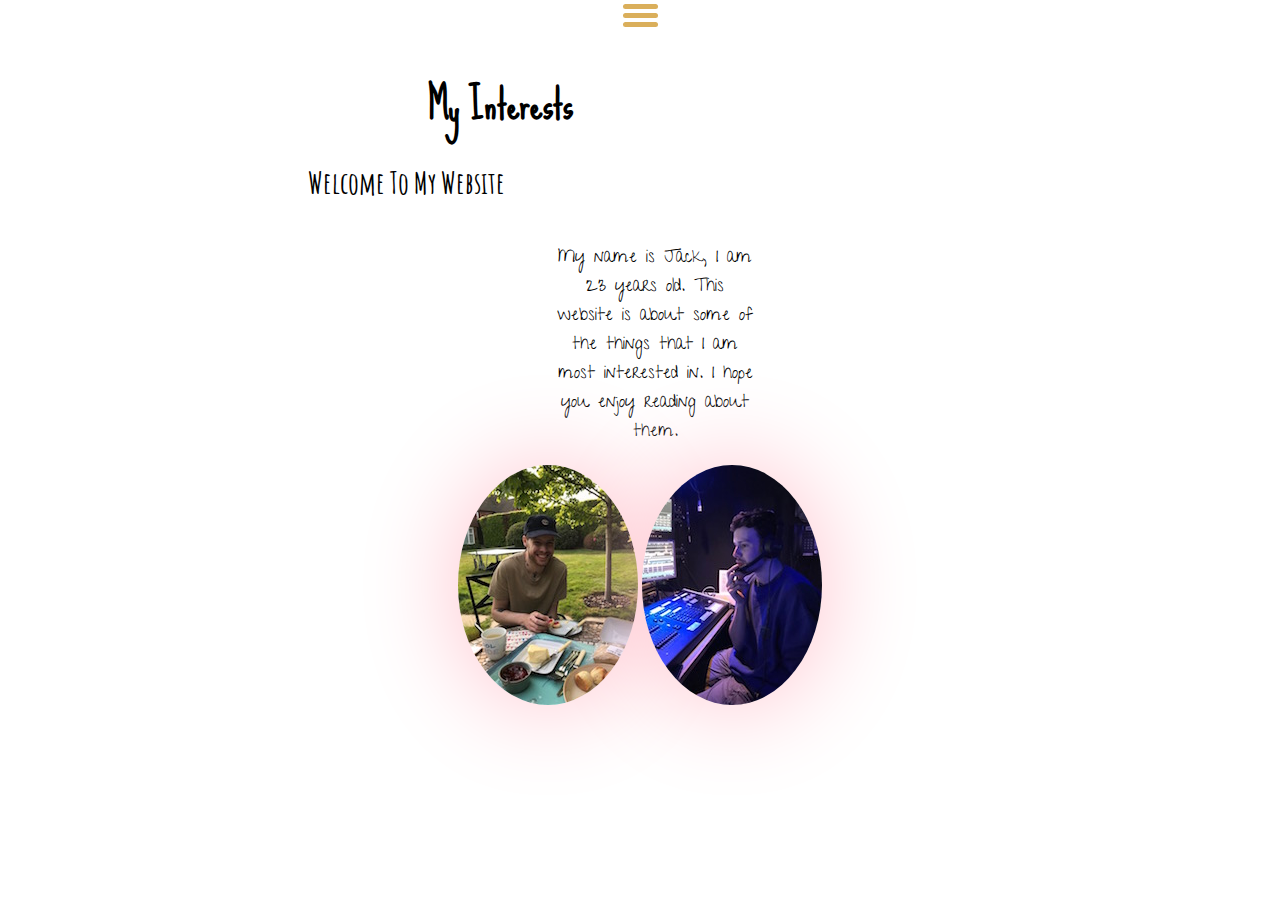
<file: index.html>
<!DOCTYPE html>
<html lang="en">
<head>
    <meta charset="UTF-8">
    <meta name="viewport" content="width=device-width, initial-scale=1.0">
    <title>Homepage</title>
    <link rel="stylesheet" href="css/homepage.css">
    <link href="https://fonts.googleapis.com/css2?family=Amatic+SC:wght@700&family=Give+You+Glory&family=Permanent+Marker&family=Sue+Ellen+Francisco&display=swap" rel="stylesheet">
</head>
<body>
    <script src="js/space.js"></script>
    
    <div id="menu-bar">
        <div id="menu" onclick="onClickMenu()">
            <div id="bar1" class="bar"></div>
            <div id="bar2" class="bar"></div>
            <div id="bar3" class="bar"></div>
        </div>
    </div>


    <nav id="nav" class="nav">
        <li><a class="nav-link" href="music.html">Music</a></li>
        <li><a class="nav-link" href="space.html">Space</a></li>
        <li><a class="nav-link" href="sports.html">Sports</a></li>
        <li><a class="nav-link" href="travel.html">Travel</a></li>
        
    </nav>
    <div>
    <h1>My Interests</h1>
    </div>
    
<div class="container1">
        <h2>Welcome To My Website</h2>
    </div>
    <div class="container2">
        <div class="con2">
        <p>My name is Jack, I am 23 years old. This website is about some of the things 
            that I am most interested in. 
            I hope you enjoy reading about them.
        </p>
    </div>
</div>
<div class="imgContainer">
    <div class="imgCon">
        <img id="me1" src="images/me1.jpg" alt="">
    </div>
    <div class="imgCon">
        <img id="me2" src="images/me2.jpg" alt="">
    </div>
</div>
    
</body>
</html>
</file>
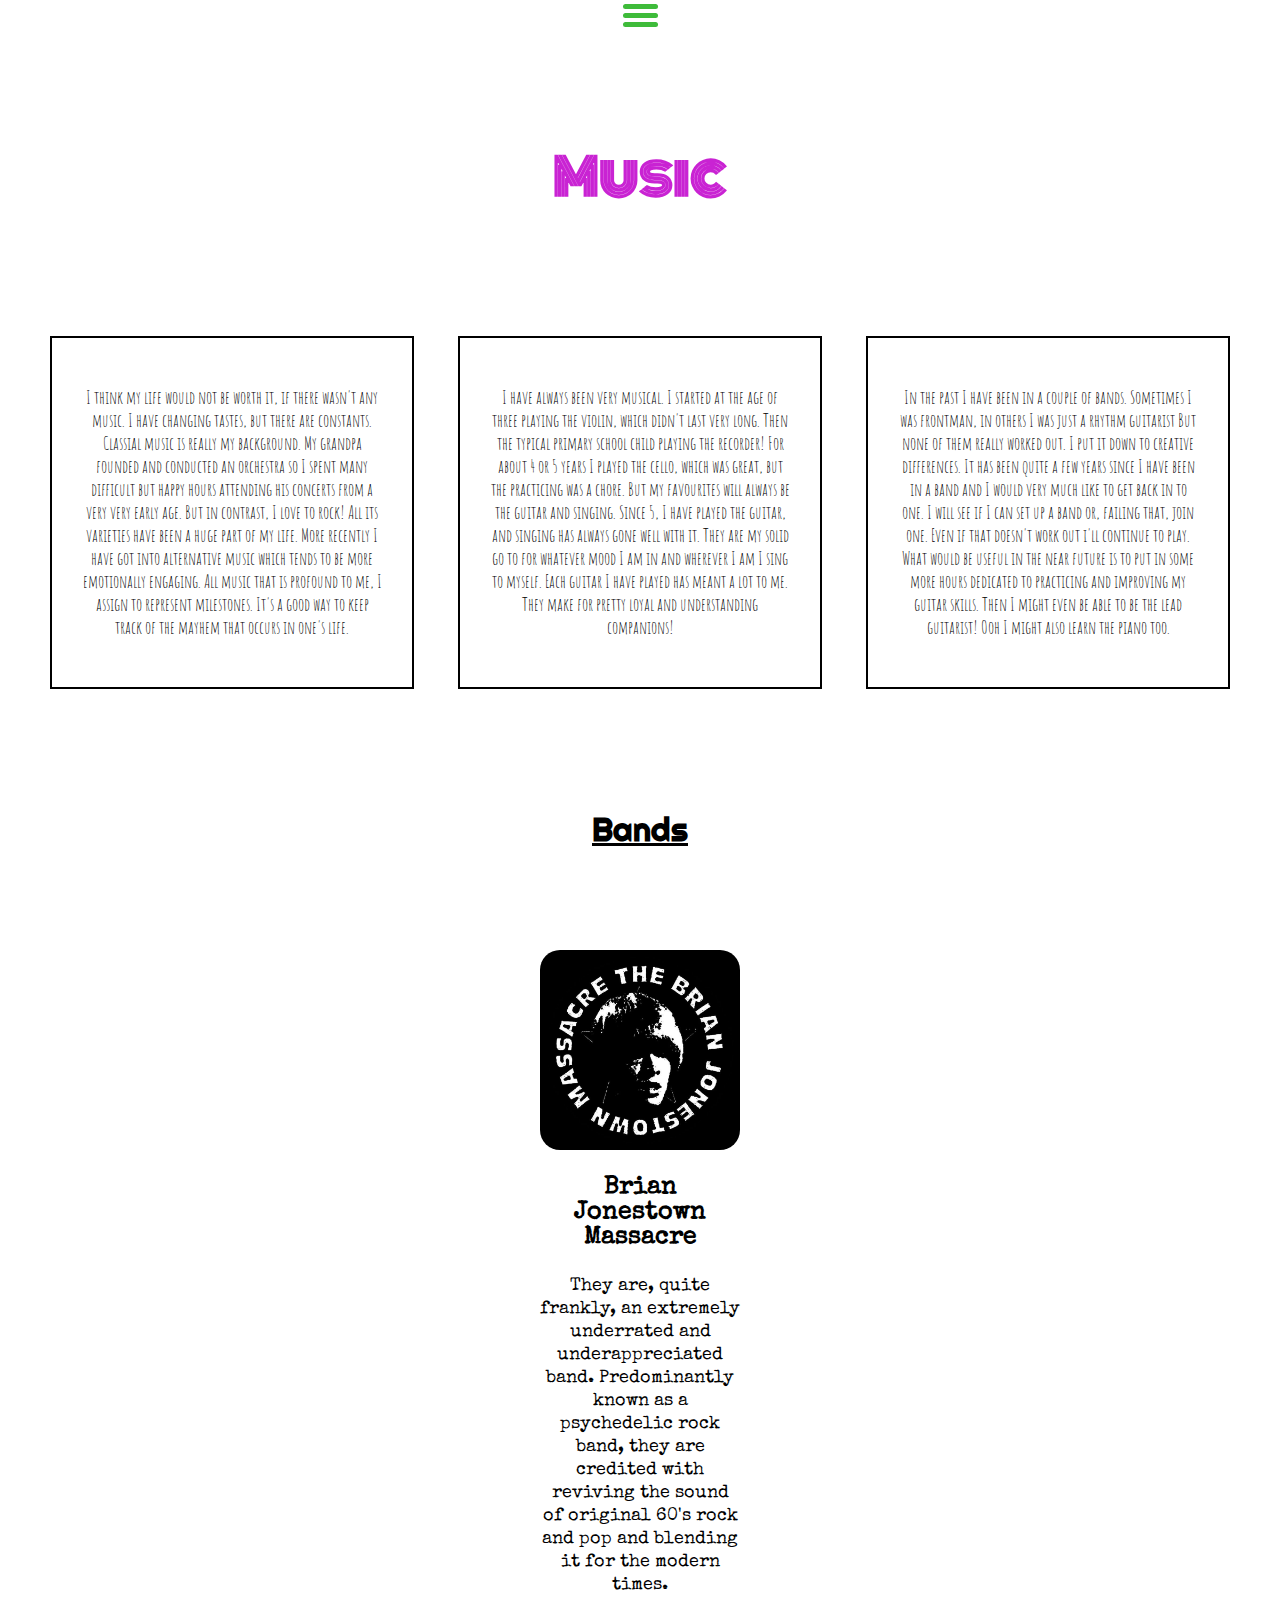
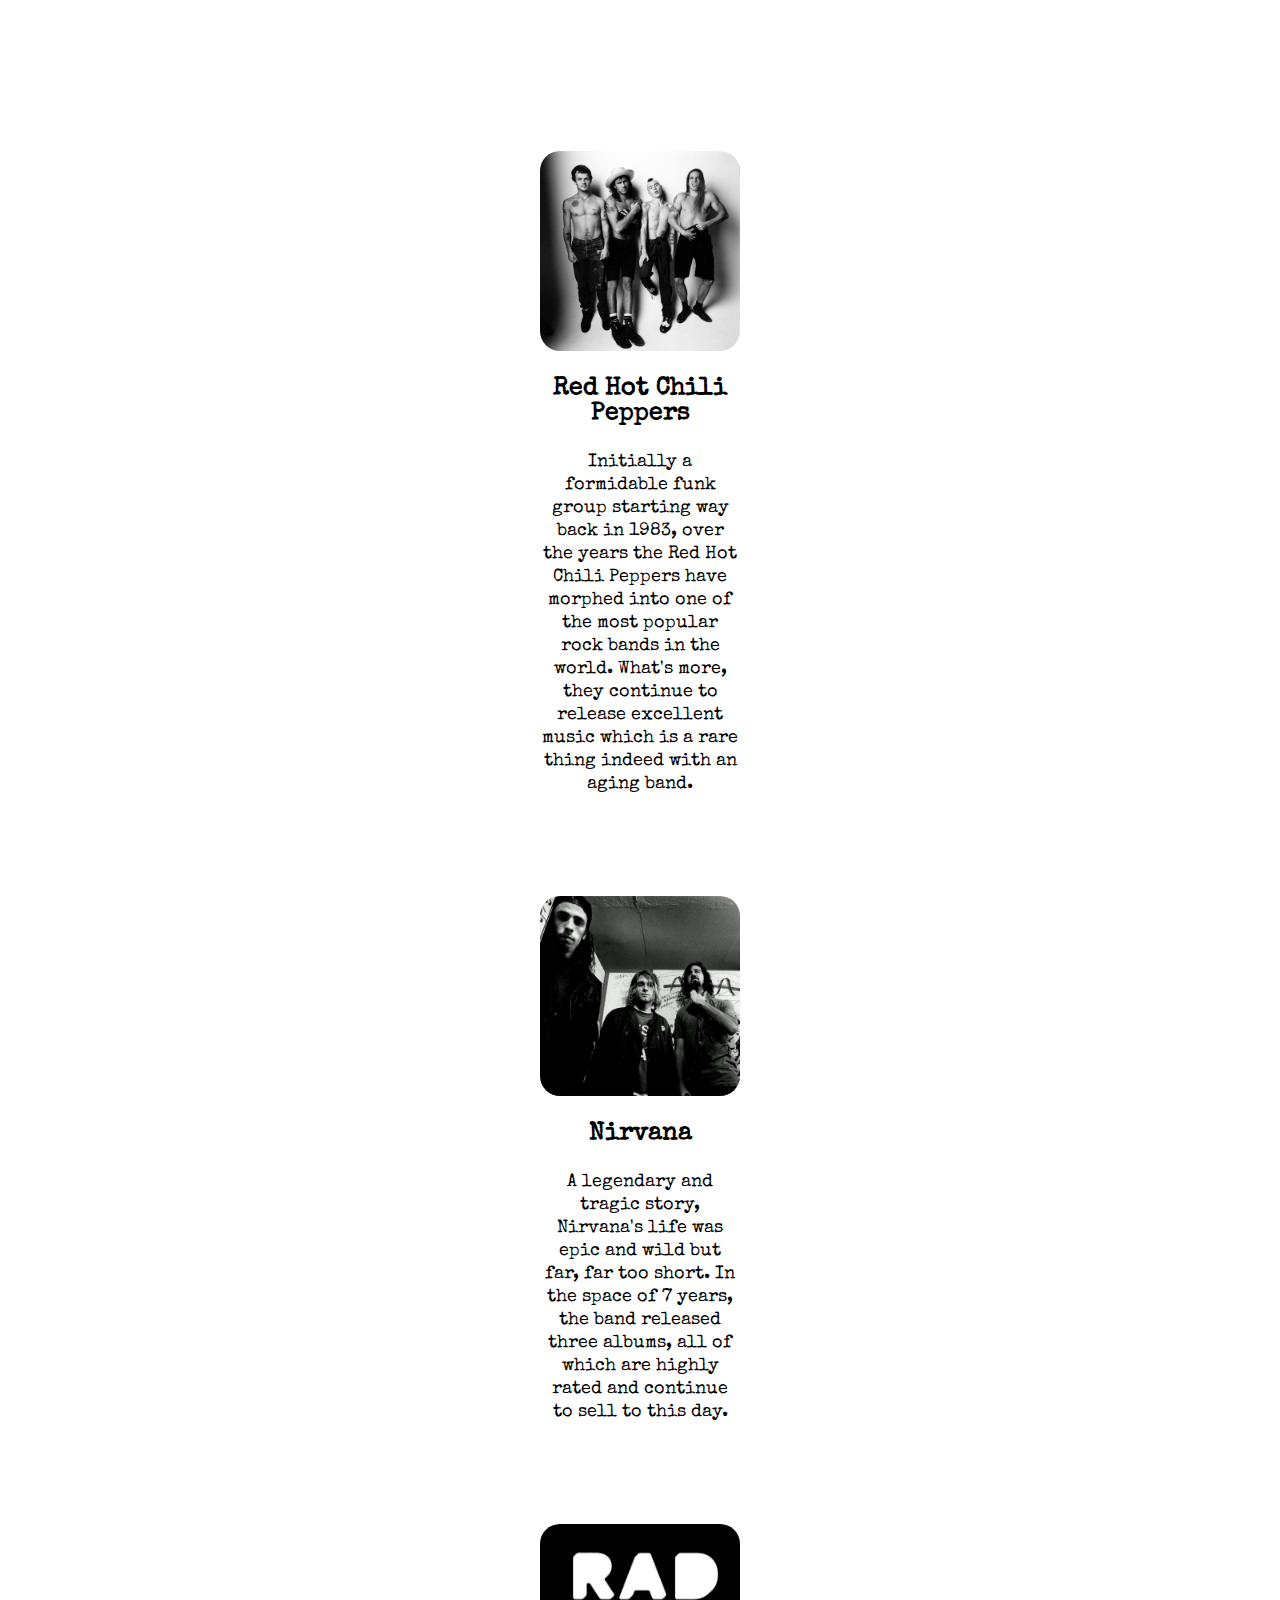
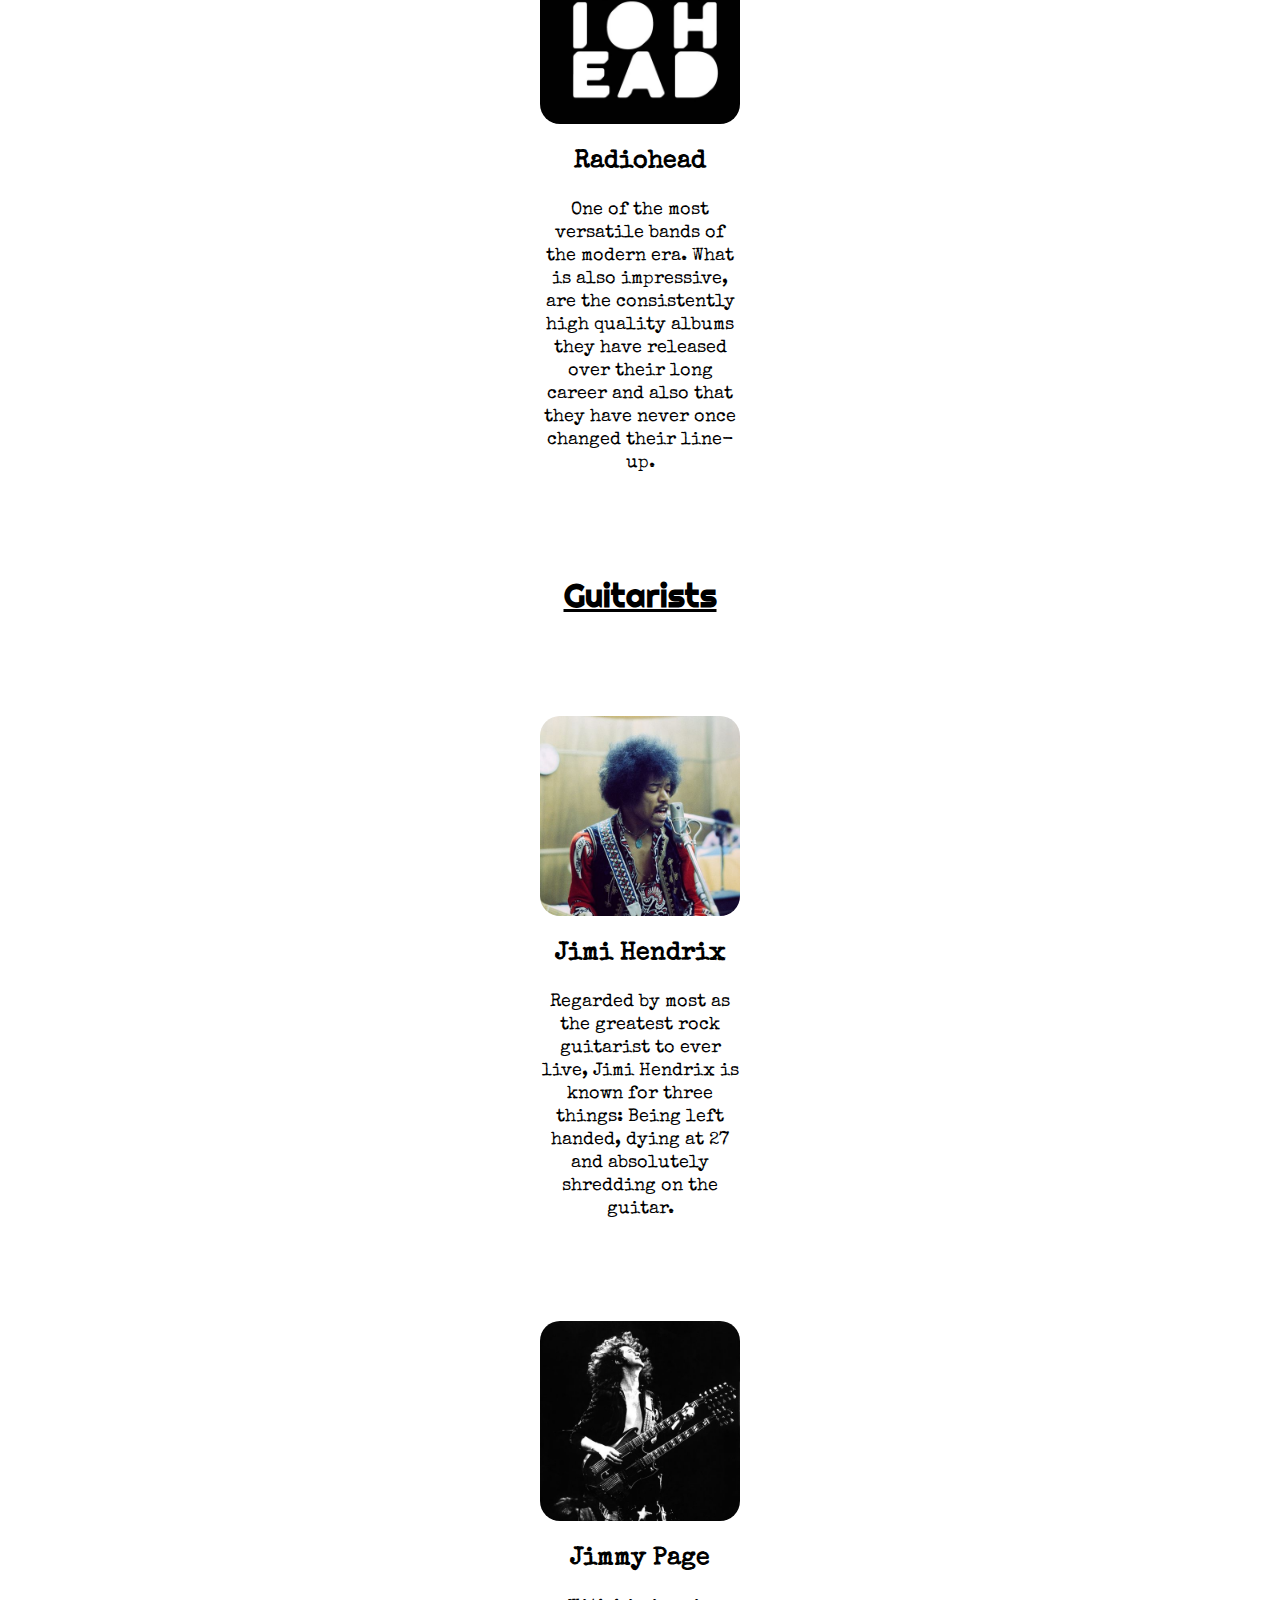
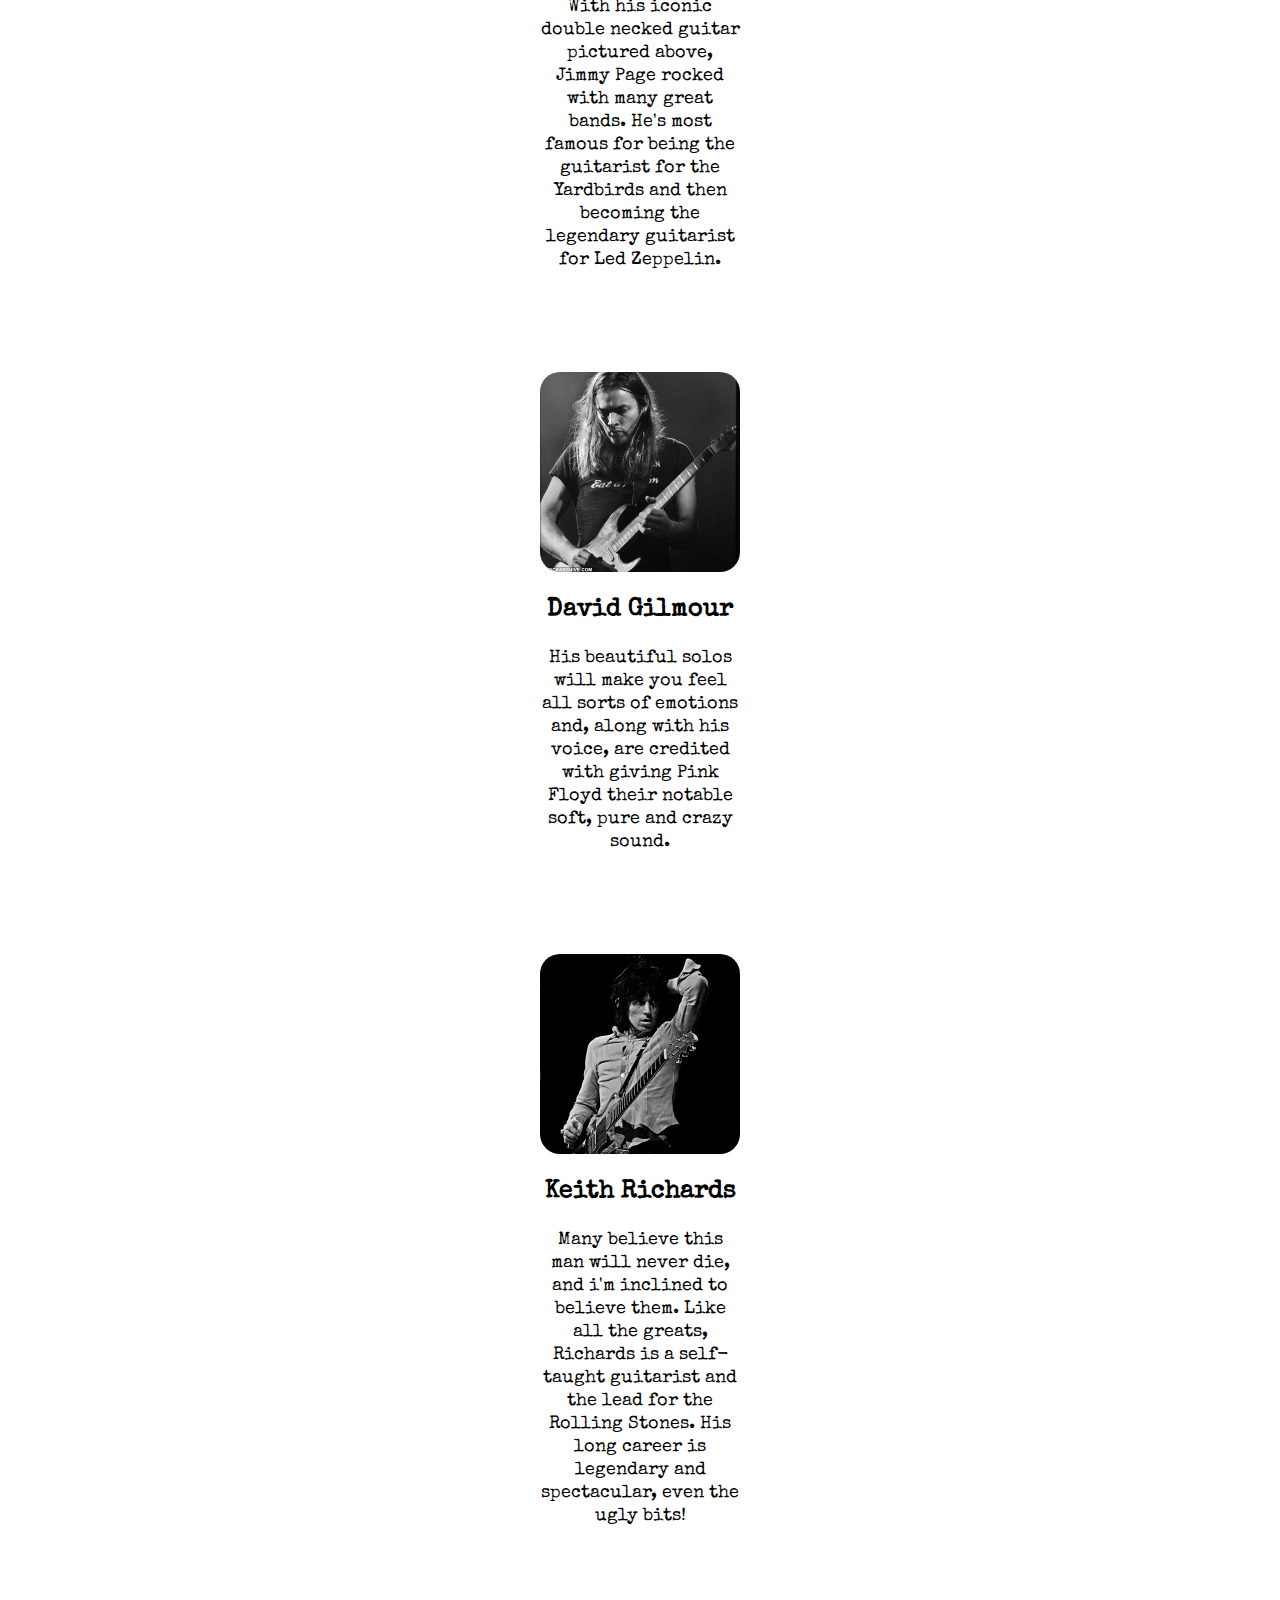
<file: music.html>
<!DOCTYPE html>
<html lang="en">
<head>
    <meta charset="UTF-8">
    <meta name="viewport" content="width=device-width, initial-scale=1.0">
    <title>Document</title>
    <link rel="stylesheet" href="css/music.css">
    <link href="https://fonts.googleapis.com/css2?family=Amatic+SC:wght@700&family=Monoton&family=Righteous&family=Special+Elite&display=swap" rel="stylesheet">
</head>
<body>
    <script src="js/space.js"></script>
    
    <div id="menu-bar">
        <div id="menu" onclick="onClickMenu()">
            <div id="bar1" class="bar"></div>
            <div id="bar2" class="bar"></div>
            <div id="bar3" class="bar"></div>
        </div>
    </div>

    <nav id="nav" class="nav">
        <li><a class="nav-link" href="index.html">Homepage</a></li>
        <li><a class="nav-link" href="space.html">Space</a></li>
        <li><a class="nav-link" href="sports.html">Sports</a></li>
        <li><a class="nav-link" href="travel.html">Travel</a></li>
        
    </nav>

    <div>
        <h1 id="headFont">Music</h1>
    </div>
    <div class="container1">
        
        <div class="con1">
            <p>I think my life would not be worth it, if there wasn't 
                    any music. I have changing tastes, but there are constants. 
                    Classial music is really my background. 
                    My grandpa founded and conducted an orchestra so 
                    I spent many difficult but happy hours attending his concerts 
                    from a very very early age. But in contrast, I love to rock! All 
                    its varieties have been a huge
                    part of my life. More recently I have got into 
                    alternative music which tends to be more emotionally engaging. 
                    All music that is profound to me, I assign to represent milestones.
                    It's a good way to keep track of the mayhem that occurs in one's life. 
            </p>
        </div>
        <div class="con1">
            <p>I have always been very musical. I started at the age of three playing 
                the violin, which didn't last very long. Then the typical primary school child playing
                    the recorder! For about 4 or 5 years I played the cello, which was 
                    great, but the practicing was a chore. But my favourites will always be the guitar and singing. 
                    Since 5, I have played the guitar, and singing has always gone well with it.
                    They are my solid go to for whatever mood I am in and wherever I am I sing to myself. Each guitar I have 
                    played has meant a lot to me. They make for pretty loyal and understanding 
                    companions! 
            </p>
        </div>
        <div class="con1">
            <p>In the past I have been in a couple of bands. Sometimes I was frontman, in others I was just a rhythm guitarist
                But none of them really worked out. I put it down to
                creative differences. It has been quite a few years since I have been in a band and I would very much
                    like to get back in to one. I will see if I can set up a band or, failing that, join one. 
                    Even if that doesn't work out i'll continue to play. What would be useful in the near future is to 
                    put in some more hours dedicated to practicing and improving my guitar skills. Then I might even be able to be
                    the lead guitarist! Ooh I might also learn the piano too.
            </p>
        </div> 
    </div>
    <div>
        <h1><u>Bands</u></h1>
    </div>
    <div class="container2">
        <div class="row">
            <div class="con2">
                <img src="images/bjm.jpg" alt="">
                <h3>Brian Jonestown Massacre</h3>
                <p id="bjmPara">They are, quite frankly, an extremely underrated and underappreciated 
                    band. Predominantly known as a psychedelic rock band, they are credited
                    with reviving the sound of original 60's rock and pop and blending it
                    for the modern times.  
                </p>
            </div>
            <br>
            <br>
            <br>
            <div class="con2">
                <img src="images/rhcp.jpg" alt="">
                <h3>Red Hot Chili Peppers</h3>
                <p id="redPara">Initially a formidable funk group starting way back in 1983, over the years 
                    the Red Hot Chili Peppers have morphed into one of the most popular rock 
                    bands in the world. What's more, they continue to release excellent music
                    which is a rare thing indeed with an aging band. 
                </p>
            </div>
            <div class="con2">
                <img src="images/nirvana.jpg" alt="">
                <h3>Nirvana</h3>
                <p id="nirvPara">A legendary and tragic story, Nirvana's life was epic and wild but 
                    far, far too short. In the space of 7 years, the band released three albums, 
                    all of which are highly rated and continue to sell to this day.
                </p>
            </div> 
            <div class="con2">
                <img src="images/radiohead.jpg" alt="">
                <h3>Radiohead</h3>
                <p id="radPara">One of the most versatile bands of the modern era. What is also impressive,
                    are the consistently high quality albums they have released over their long
                    career and also that they have never once changed their line-up.</p>
            </div>
        </div>
    </div>
    <div>
        <h1><u>Guitarists</u></h1>
    </div>
    <div id="spacing"></div>
    <div class="container3">
        <div class="row">
            <div class="con3">
                <img src="images/hendrix.jpg" alt="">
                <h3>Jimi Hendrix</h3>
                <p id="hendPara">Regarded by most as the greatest rock guitarist to ever live, Jimi Hendrix is 
                    known for three things: Being left handed, dying at 27 and absolutely shredding
                    on the guitar.
                </p>
            </div>
            <div class="con3">
                <img src="images/page.jpg" alt="">
                <h3>Jimmy Page</h3>
                <p id="pagePara">With his iconic double necked guitar pictured above, Jimmy Page rocked with 
                    many great bands. He's most famous for being the guitarist for the Yardbirds
                    and then becoming the legendary guitarist for Led Zeppelin.
                </p>

            </div>
            <div class="con3">
                <img src="images/gilmour.jpg" alt="">
                <h3>David Gilmour</h3>
                <p id="gilPara">His beautiful solos will make you feel all sorts of emotions and, along with his voice, 
                    are credited with giving Pink Floyd their notable soft, pure and crazy sound.
                </p>
            </div> 
            <div class="con3">
                <img src="images/richards.jpg" alt="">
                <h3>Keith Richards</h3>
                <p id="richPara">Many believe this man will never die, and i'm inclined to believe them. Like all the greats,
                    Richards is a self-taught guitarist and the lead for the Rolling Stones. His long career 
                    is legendary and spectacular, even the ugly bits! 
                </p>
            </div>
        </div> 
    </div>
</body>
</html>
</file>
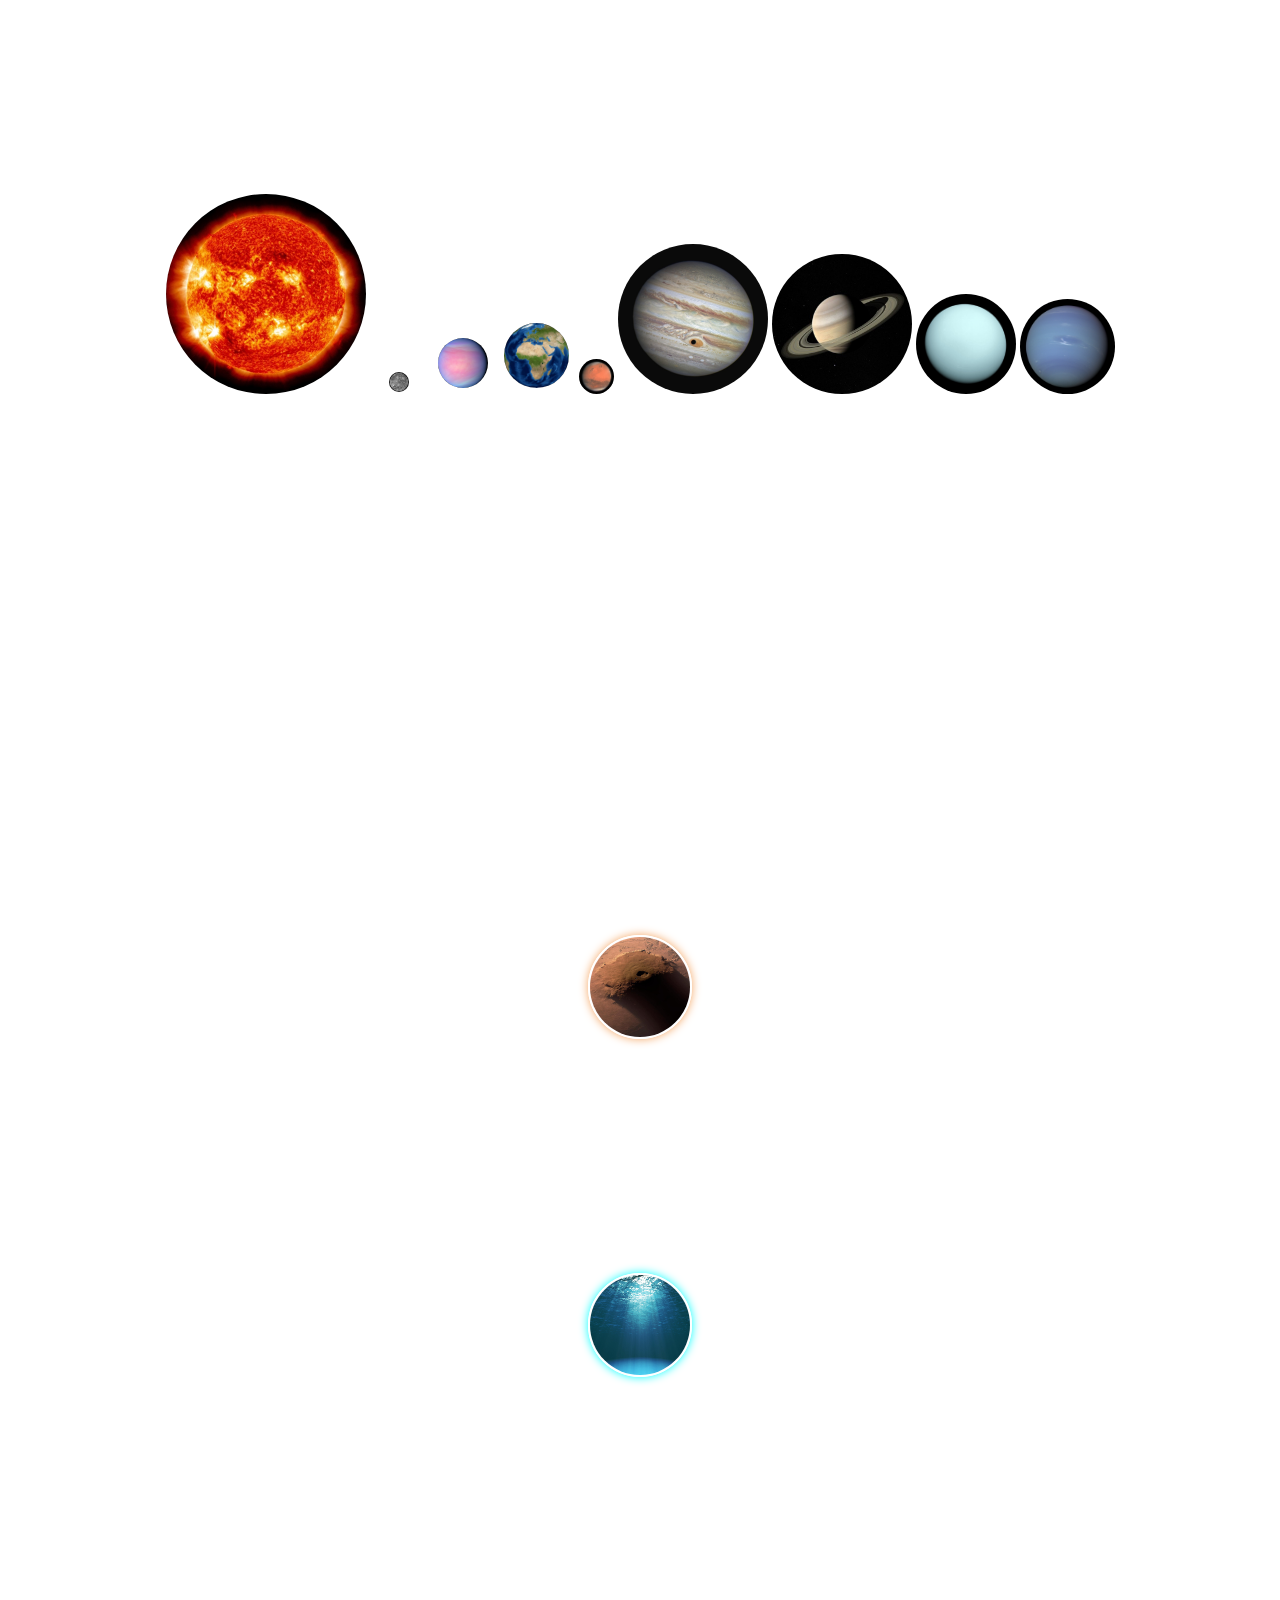
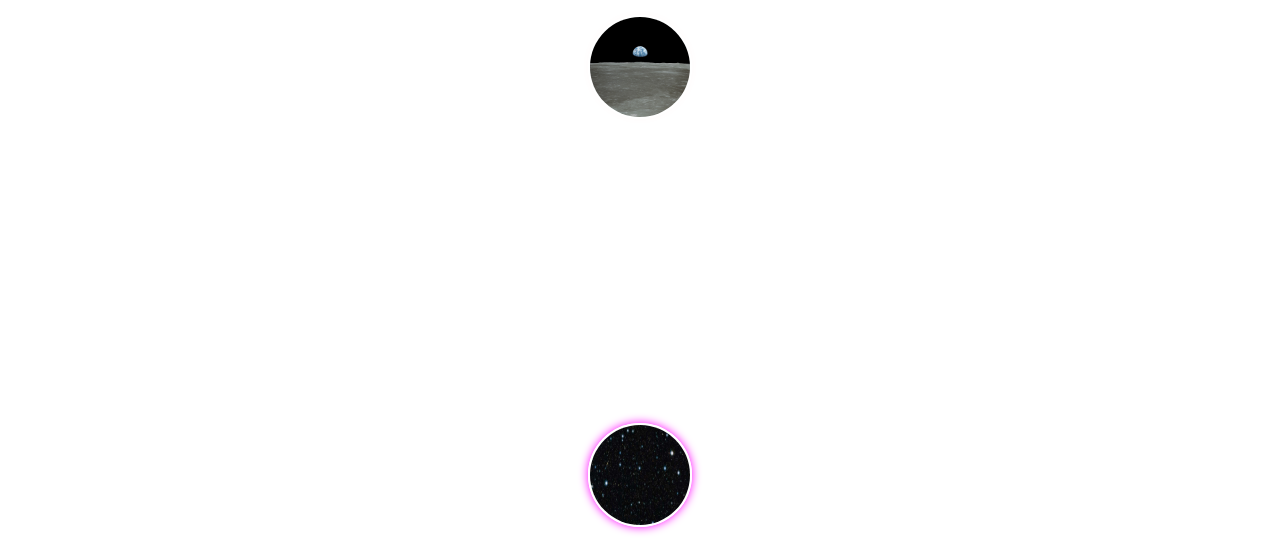
<file: space.html>
<!DOCTYPE html>
<html lang="en">
<head>
    <meta charset="UTF-8">
    <meta name="viewport" content="width=device-width, initial-scale=1.0">
    <title>Space</title>
    <link rel="stylesheet" href="css/space.css">
    <link href="https://fonts.googleapis.com/css2?family=Amatic+SC&family=Bebas+Neue&family=Open+Sans+Condensed:wght@300&family=Permanent+Marker&family=Shadows+Into+Light&display=swap" rel="stylesheet">

</head>
<body>
    <script src="js/space.js"></script>
    
    <div id="menu-bar">
        <div id="menu" onclick="onClickMenu()">
            <div id="bar1" class="bar"></div>
            <div id="bar2" class="bar"></div>
            <div id="bar3" class="bar"></div>
        </div>
    </div>
    <nav class="nav" id="nav">
        <li><a class="nav-link" href="index.html">Homepage</a></li>
        <li><a class="nav-link" href="music.html">Music</a></li>
        <li><a class="nav-link" href="sports.html">Sports</a></li>
        <li><a class="nav-link" href="travel.html">Travel</a></li>
        
    </nav>

    <div>
        <h1>Space</h1>
    </div>

    

<div class="container">
    <div class="container2">
        
        <div class="row">
            <div class="col-4">
                <img id="sun" src="images/sun.jpg" alt="">
                <h3>Sun</h3>
            </div>
        </div>
    </div>
    <div class="container3">
        
        <div class="row">
            <div class="col-4">
                <img id="mercury" src="images/Mercury.jpg" alt="">
                <h3>Mercury</h3>
            </div>
        </div>
    </div>
    <div class="container4">
        
        <div class="row">
            <div class="col-4">
                <img id="venus" src="images/venus.jpg" alt="">
                <h3>Venus</h3>
            </div> 
        </div>
    </div>
    <div class="container5">
      
        <div class="row">
            <div class="col-4">
                <img id="earth" src="images/earth.jpg" alt="">
                <h3>Earth</h3>
            </div>
        </div>
    </div>
    <div class="container6">
       
        <div class="row">
            <div class="col-4">
                <img id="mars" src="images/mars.jpg" alt="">
                <h3>Mars</h3>
            </div>
        </div>
    </div>
    <div class="container7">
       
        <div class="row">
            <div class="col-4">
                <img id="jupiter" src="images/jupiter.jpg" alt="">
                <h3>Jupiter</h3>
            </div> 
        </div>
    </div>
    <div class="container8">
        
        <div class="row">
            <div class="col-4">
                <img id="saturn" src="images/saturn.jpg" alt="">
                <h3>Saturn</h3>
            </div>
        </div>
    </div>
    <div class="container9">
       
        <div class="row">
            <div class="col-4">
                <img id="uranus" src="images/uranus.jpg" alt="">
                <h3>Uranus</h3>
            </div>
        </div>
    </div>
    <div class="container10">
        
        <div class="row">
            <div class="col-20">
                <img id="neptune" src="images/neptune.jpg" alt="">
                <h3>Neptune</h3>
            </div> 
        </div>
    </div>
</div>
<br>
<br>
<br>
    <div class="container">
        <div class="row">
            <div class="col-12">
                <h1 id="facts"><u>Facts to Ponder</u></h1>
            </div>
        </div>
        <div class="row">
            <div class="col-3">
                <h2>The Tallest Mountain</h2>
                <p>The tallest mountain ever discovered is 
                    Olympus Mons on the planet of Mars. It 
                    is 16 miles high - almost 3 times the 
                    height of Everest. I'd try to climb it 
                    but I need to figure out a way to get 
                    to Mars...it's also a volcano...
                <br>
                <br>
                <img id="olympusMons" src="images/olympusMons.jpg" alt="">
                </p>
            </div>
            <br>
            <br>
            <br>
            <div class="col-3">
                <h2>Oceans</h2>
                <p>We know more about the surface of Venus 
                    than we do about our own oceans!
                </p>
                <br>
                <br>
                <img id="venusOcean" src="images/venusOcean.jpg" alt="">
            </div>
            <br>
            <br>
            <br>
            <div class="col-3">
                <h2>It's in the Name</h2>
                <p>Our planet is the only one in our solar 
                    system that isn't named after a god.
                </p>
                <br>
                <br>
                <img id="earthRise" src="images/earthrise.jpg" alt="">
            </div> 
            <br>
            <br>
            <br>
            <div class="col-3">
                <h2>This Surprises Me</h2>
                <p>Apparently, 5% of the universe is visible
                    from Earth. Which if you think about how 
                    big the universe is, that's quite a lot! 
                </p>
                <br>
                <br>
                <img id="universe" src="images/universe.jpg" alt="">
            </div>
        </div>
    </div>



</body>
</html>
</file>
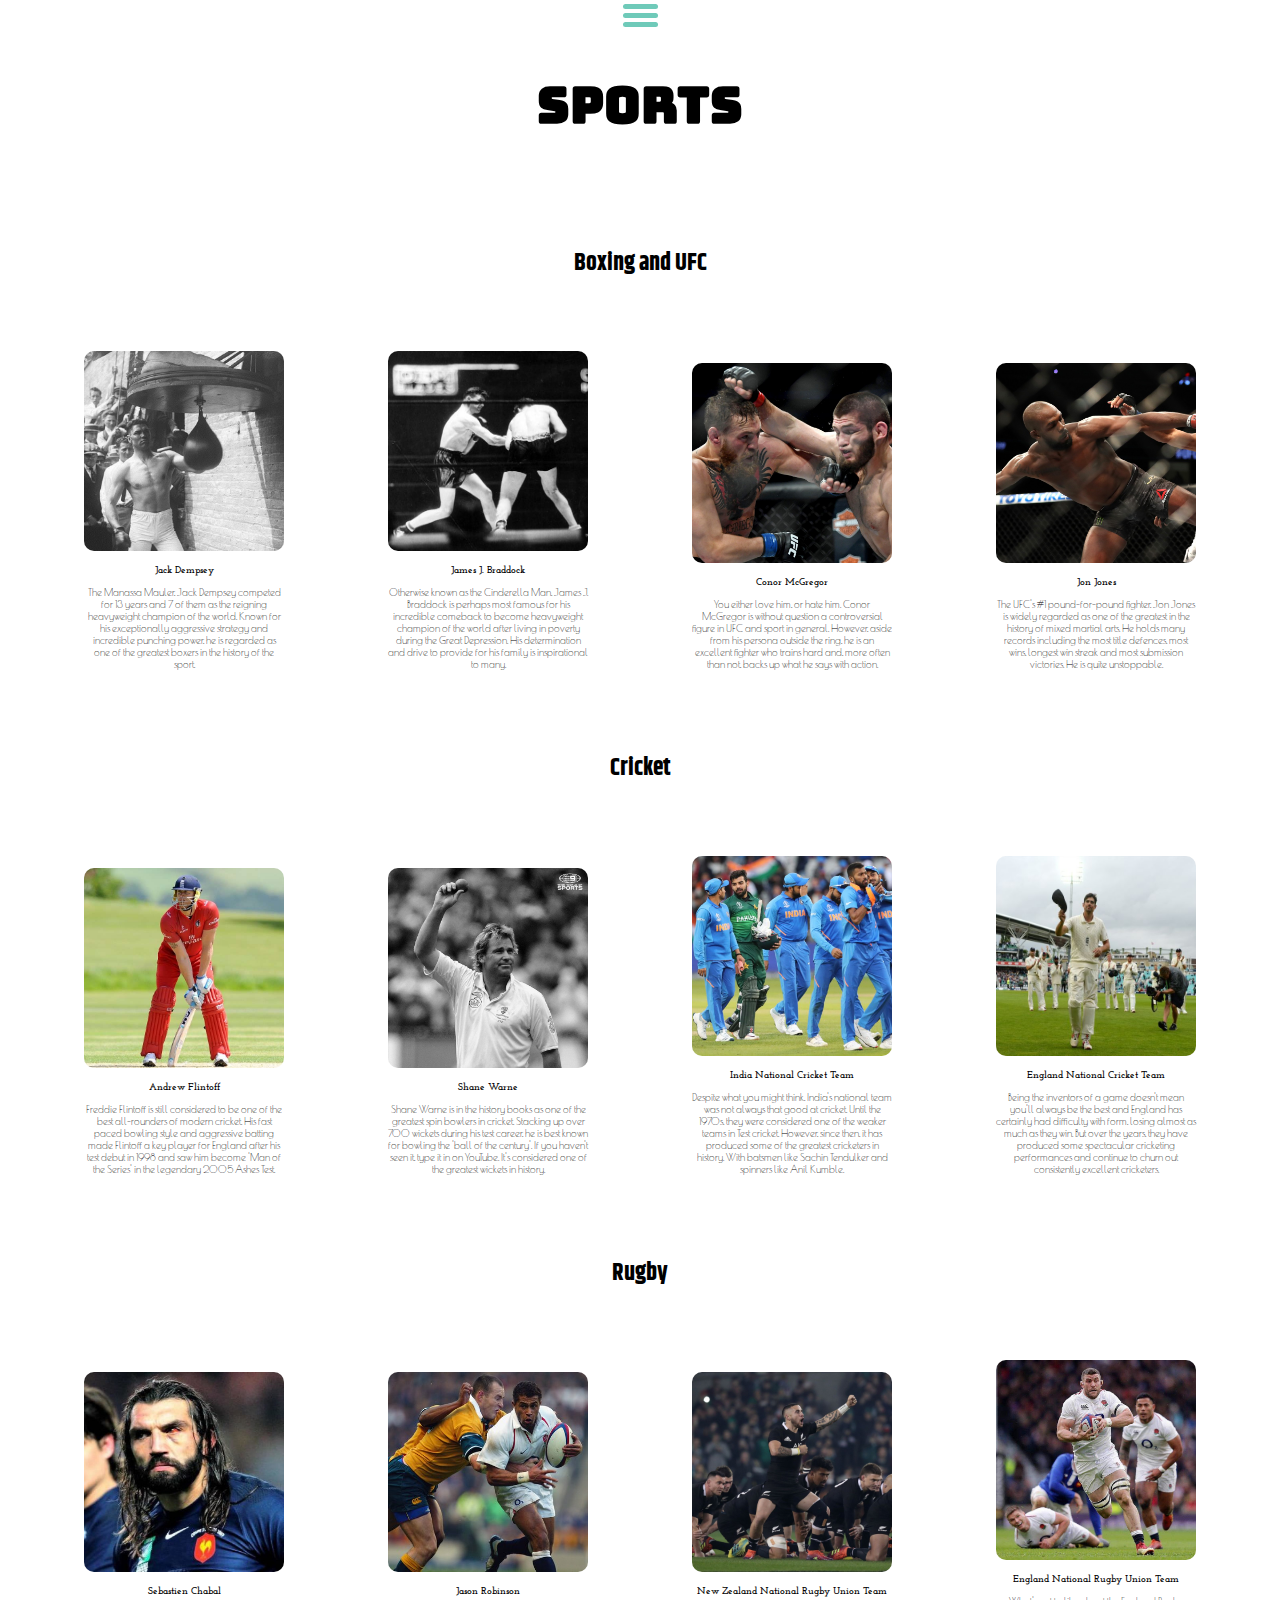
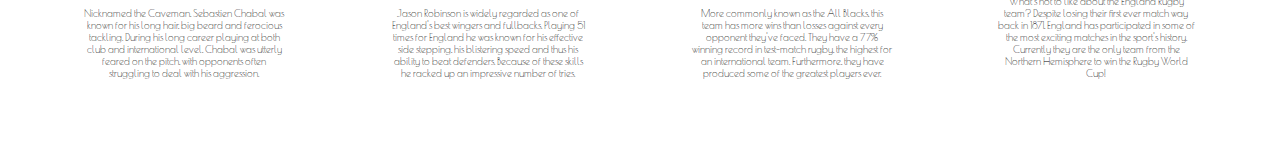
<file: sports.html>
<!DOCTYPE html>
<html lang="en">
<head>
    <meta charset="UTF-8">
    <meta name="viewport" content="width=device-width, initial-scale=1.0">
    <title>Favourite Sports and Individuals</title>
    <link rel="stylesheet" href="css/sports.css">
    <link href="https://fonts.googleapis.com/css2?family=Bungee&family=Josefin+Slab:wght@700&family=Khand:wght@600&family=Poiret+One&display=swap" rel="stylesheet">
</head>
<body>
    <script src="js/space.js"></script>
    
    <div id="menu-bar">
        <div id="menu" onclick="onClickMenu()">
            <div id="bar1" class="bar"></div>
            <div id="bar2" class="bar"></div>
            <div id="bar3" class="bar"></div>
        </div>
    </div>


    <nav id="nav" class="nav">
        <li><a class="nav-link" href="index.html">Homepage</a></li>
        <li><a class="nav-link" href="space.html">Space</a></li>
        <li><a class="nav-link" href="music.html">Music</a></li>
        <li><a class="nav-link" href="travel.html">Travel</a></li>
        
    </nav>

    <h1>Sports</h1>
    <br>
    <br>
    <br>
    <div  class="container1">
        <h2>Boxing and UFC</h2>
        <div class="con1">
            <img src="images/dempsey.jpg" alt="">
            <h3>Jack Dempsey</h3>
            <p>The Manassa Mauler, Jack Dempsey competed for 13 years
                    and 7 of them as the reigning heavyweight champion of the world. 
                    Known for his exceptionally aggressive strategy and incredible 
                    punching power, he is regarded as one of the greatest boxers in 
                    the history of the sport.  
            </p>
        </div>
        <div class="con1">
            <img src="images/braddock.jpg" alt="">
            <h3>James J. Braddock</h3>
            <p>Otherwise known as the Cinderella Man, James J. Braddock
                    is perhaps most famous for his incredible comeback 
                    to become heavyweight champion of the world after 
                    living in poverty during the Great Depression. His 
                    determination and drive to provide for his family is 
                    inspirational to many.
            </p>
        </div>
        <div class="con1">
            <img src="images/mcgregor.jpg" alt="">
            <h3>Conor McGregor</h3>
            <p>You either love him, or hate him. Conor McGregor
                    is without question a controversial figure in UFC
                    and sport in general. However, aside from his persona 
                    outside the ring, he is an excellent fighter who trains
                    hard and, more often than not, backs up what he says with 
                    action. 
            </p>
        </div>
        <div class="con1">
            <img src="images/jonjones.jpg" alt="">
            <h3>Jon Jones</h3>
            <p>The UFC's #1 pound-for-pound fighter, Jon Jones
                    is widely regarded as one of the greatest in the 
                    history of mixed martial arts. He holds many 
                    records including the most title defences, most wins,
                    longest win streak and most submission victories. He is quite
                    unstoppable.
            </p>
        </div>
    </div>

    <div id="outer" class="container2"> 
        <h2>Cricket</h2>
            <div class="con2">
                <img src="images/flintoff.jpg" alt="">
                <h3>Andrew Flintoff</h3>
                <p>Freddie Flintoff is still considered to be 
                    one of the best all-rounders of modern cricket.
                    His fast paced bowling style and aggressive batting 
                    made Flintoff a key player for England after his 
                    test debut in 1998 and saw him become 'Man of 
                    the Series' in the legendary 2005 Ashes Test. 
                </p>
            </div> 
            <div class="con2">
                <img src="images/warne.jpg" alt="">
                <h3>Shane Warne</h3>
                <p>Shane Warne is in the history books as one of the
                    greatest spin bowlers in cricket. Stacking up over
                    700 wickets during his test career, he is best known 
                    for bowling the 'ball of the century'. If you haven't 
                    seen it, type it in on YouTube. It's considered one of 
                    the greatest wickets in history.
                </p>
            </div>
            <div class="con2">
                <img src="images/indiacricket.jpg" alt="">
                <h3>India National Cricket Team</h3>
                <p>Despite what you might think, India's national team was 
                    not always that good at cricket. Until the 1970s, they were
                    considered one of the weaker teams in Test cricket. However, since 
                    then, it has produced some of the greatest cricketers in history. With 
                    batsmen like Sachin Tendulker and spinners like Anil Kumble. 
                </p>
            </div> 
            <div class="con2">
                <img src="images/englandcricket.jpg" alt="">
                <h3>England National Cricket Team</h3>
                <p>Being the inventors of a game doesn't mean you'll always be the best and
                    England has certainly had difficulty with form, losing almost as much as they
                    win. But over the years, they have produced some spectacular cricketing 
                    performances and continue to churn out consistently excellent cricketers. 

                </p>
            </div>
    </div>
    <div id="outer" class="container3">
        <h2>Rugby</h2>
            <div class="con3">
                <img src="images/chabal.jpg" alt="">
                <h3>Sebastien Chabal</h3>
                <p>Nicknamed the Caveman, Sebastien Chabal was known for his long
                    hair, big beard and ferocious tackling. During his
                    long career playing at both club and international level,
                    Chabal was utterly feared on the pitch, with
                    opponents often struggling to deal with his aggression.
                </p>
            </div>
            <div class="con3">
                <img src="images/jasonrobinson.jpg" alt="">
                <h3>Jason Robinson</h3>
                <p>Jason Robinson is widely regarded as one of England's best
                    wingers and fullbacks. Playing 51 times for England he 
                    was known for his effective side stepping, his blistering speed and 
                    thus his ability to beat defenders. Because of these skills he racked up 
                    an impressive number of tries.
                </p>
            </div>
            <div class="con3">
                <img src="images/allBlacks.jpg" alt="">
                <h3>New Zealand National Rugby Union Team</h3>
                <p>More commonly known as the All Blacks, this team has 
                    more wins than losses against every opponent they've faced. 
                    They have a 77% winning record in test-match rugby, the highest
                    for an international team. Furthermore, they have produced some of 
                    the greatest players ever. 
                </p>
            </div>
            <div class="con3">
                <img src="images/englandRugby.jpg" alt="">
                <h3>England National Rugby Union Team</h3>
                <p>What's not to like about the England Rugby team? Despite losing their first 
                    ever match way back in 1871, England has participated in some of the most 
                    exciting matches in the sport's history. Currently they are the only team from 
                    the Northern Hemisphere to win the Rugby World Cup!  
                </p>
            </div>
    </div>
</body>
</html>
</file>
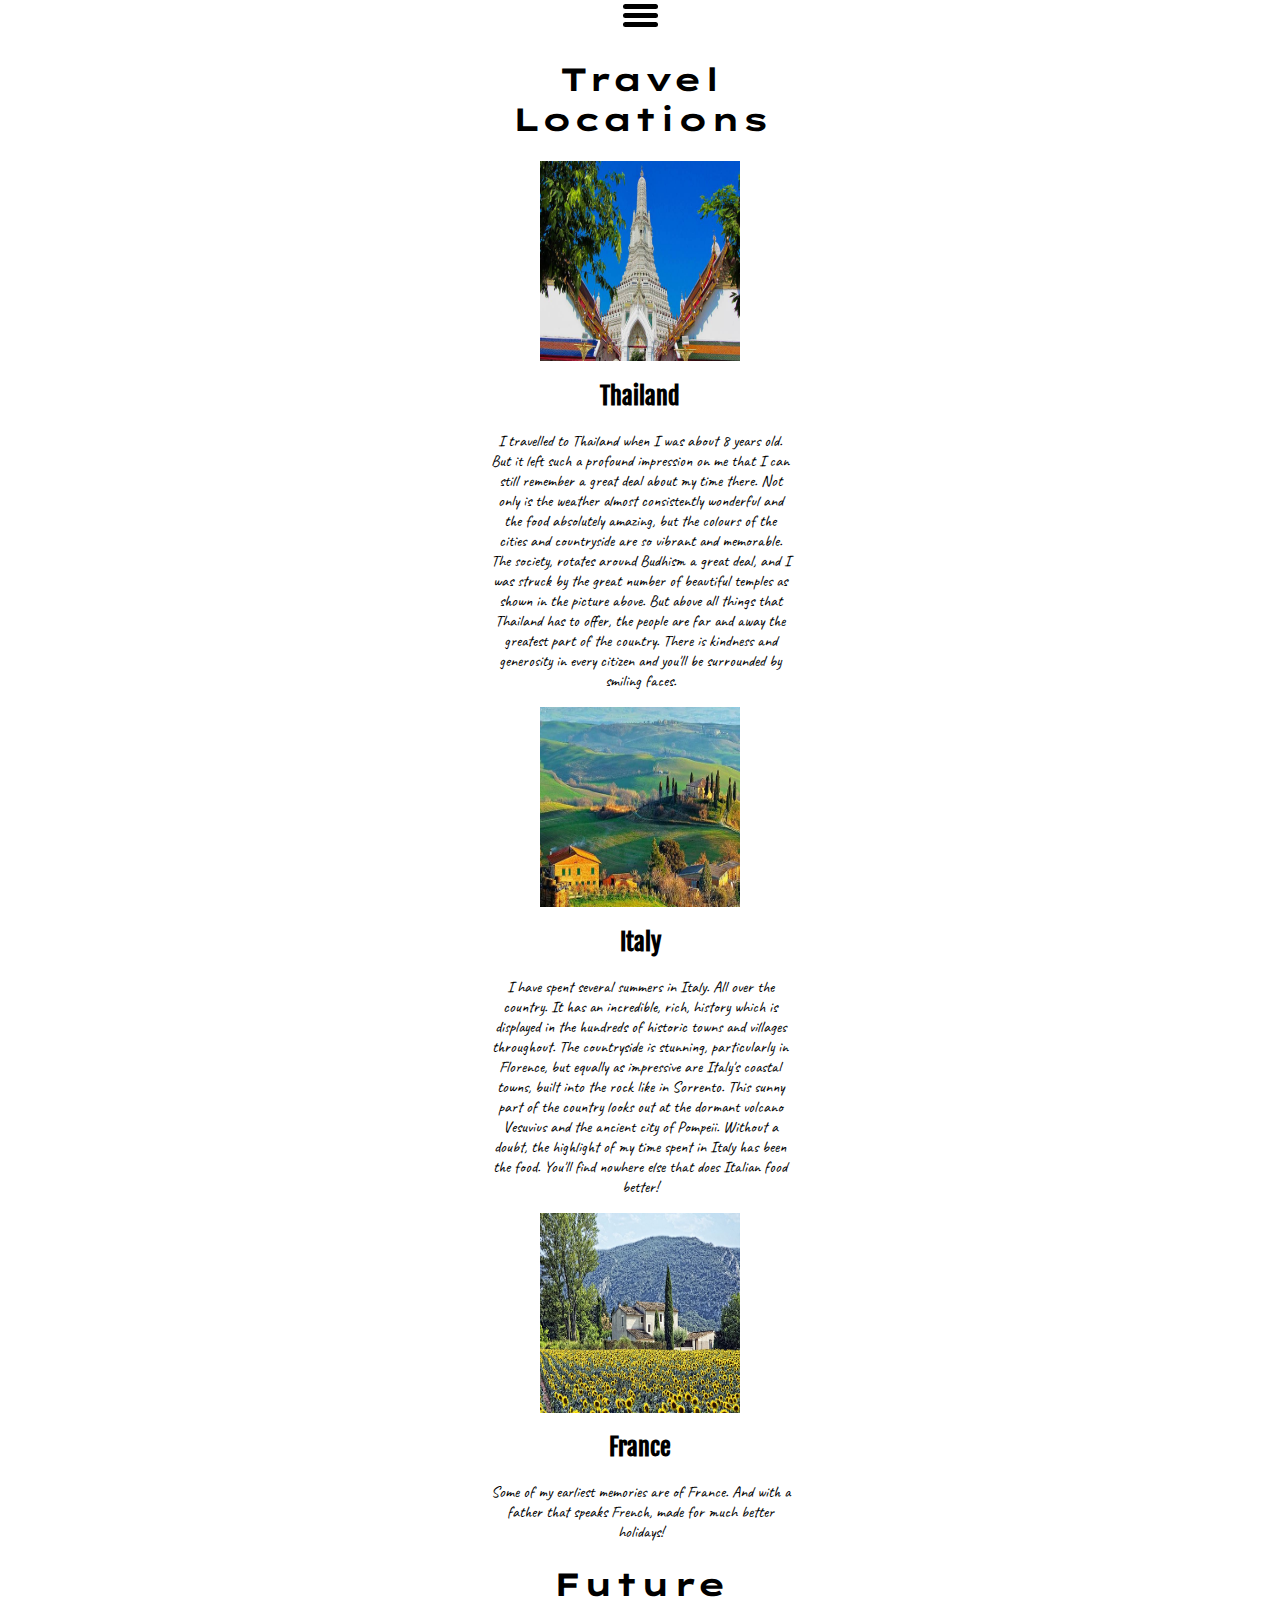
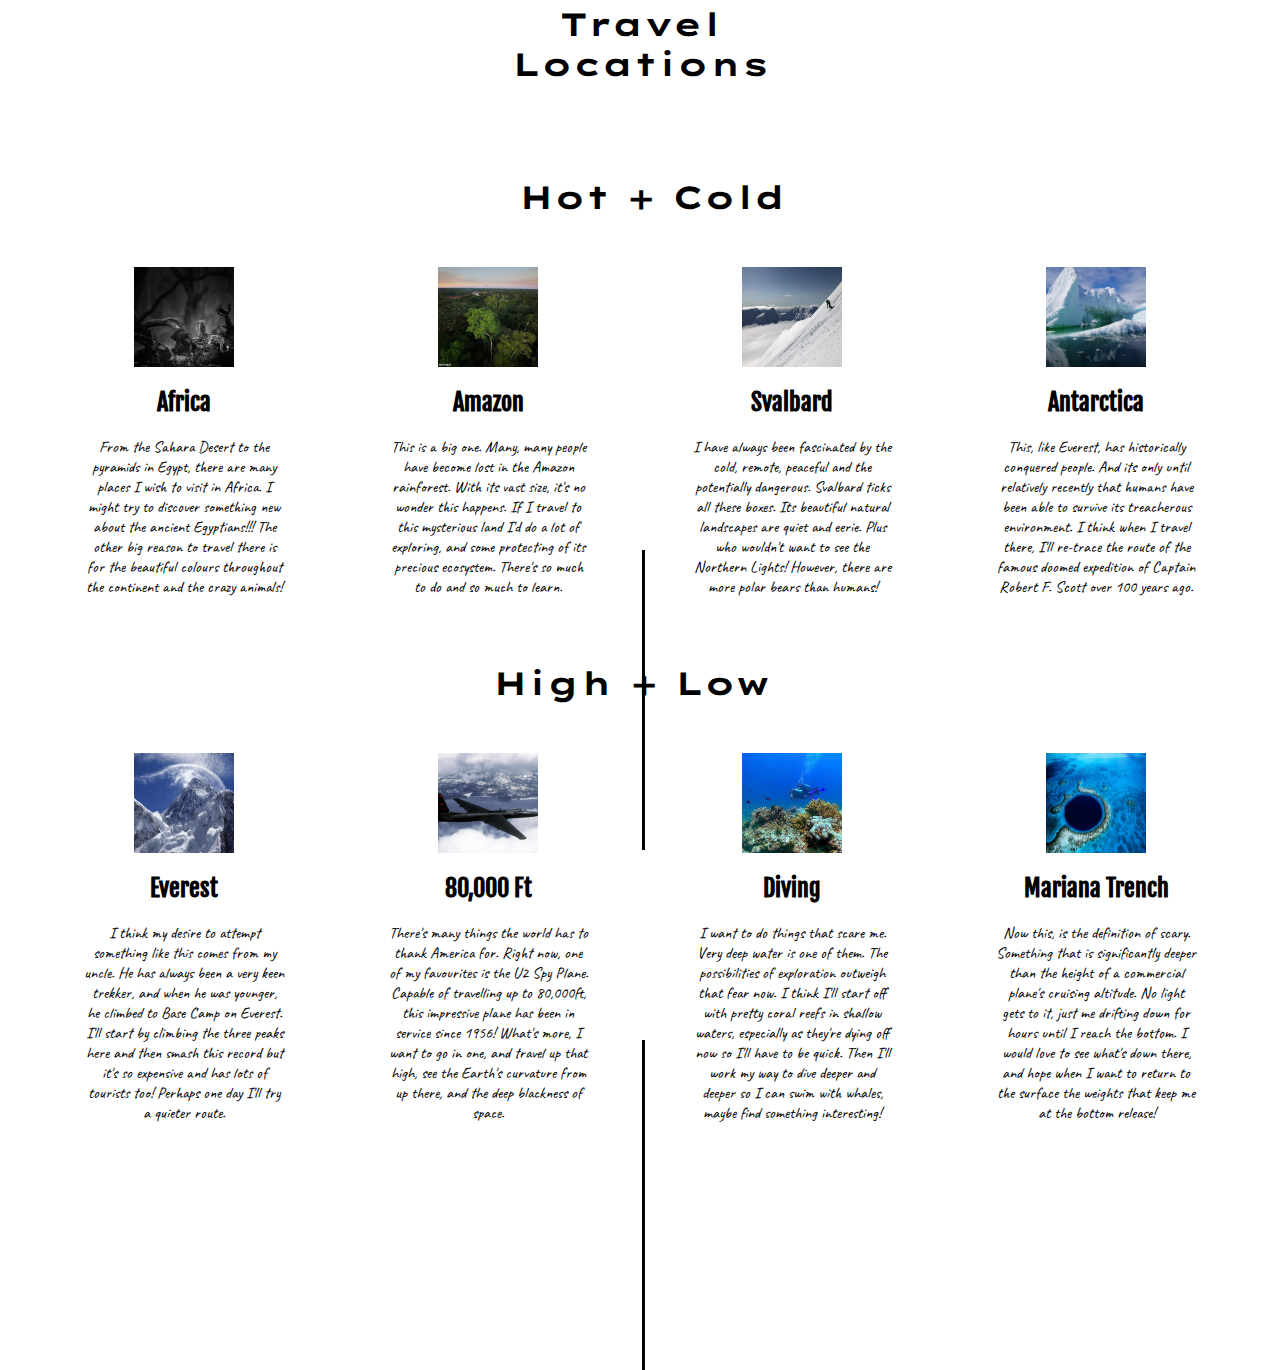
<file: travel.html>
<!DOCTYPE html>
<html lang="en">
<head>
    <meta charset="UTF-8">
    <meta name="viewport" content="width=device-width, initial-scale=1.0">
    <title>Document</title>
    <link rel="stylesheet" href="css/travel.css">
    <link href="https://fonts.googleapis.com/css2?family=Caveat&family=Fjalla+One&family=Lexend+Zetta&display=swap" rel="stylesheet">
</head>
<body>
    <script src="js/travel.js"></script>
    
    <div id="menu-bar">
        <div id="menu" onclick="onClickMenu()">
            <div id="bar1" class="bar"></div>
            <div id="bar2" class="bar"></div>
            <div id="bar3" class="bar"></div>
        </div>
    </div>

    <nav class="nav" id="nav">
        <li><a class="nav-link" href="index.html">Homepage</a></li>
        <li><a class="nav-link" href="space.html">Space</a></li>
        <li><a class="nav-link" href="sports.html">Sports</a></li>
        <li><a class="nav-link" href="music.html">Music</a></li>
        
    </nav>
    <div class="container1">
        <div class="row">
            <div class="col-12">
                <h1>Travel Locations</h1>
            </div>
        </div>
            <div class="con1">
                <img src="images/thailand.jpg" alt="">
                <h2>Thailand</h2>
                <p>I travelled to Thailand when I was about 8 years old. 
                But it left such a profound impression on me that I can 
                still remember a great deal about my time there. Not only
                is the weather almost consistently wonderful and the food 
                absolutely amazing, but the colours of the cities and 
                countryside are so vibrant and memorable. The society, 
                rotates around Budhism a great deal, and I was struck by
                the great number of beautiful temples as shown in the 
                picture above. But above all things that Thailand has to 
                offer, the people are far and away the greatest part of 
                the country. There is kindness and generosity in every 
                citizen and you'll be surrounded by smiling faces.
                </p>

            </div>
            <div class="con1">
                <img src="images/italy.jpg" alt="">
                <h2>Italy</h2>
                <p>I have spent several summers in Italy. All over the 
                    country. It has an incredible, rich, history which is 
                    displayed in the hundreds of historic towns and villages 
                    throughout. The countryside is stunning, particularly in 
                    Florence, but equally as impressive are Italy's coastal 
                    towns, built into the rock like in Sorrento. This sunny 
                    part of the country looks out at the dormant volcano 
                    Vesuvius and the ancient city of Pompeii. Without a doubt, 
                    the highlight of my time spent in Italy has been the food.
                    You'll find nowhere else that does Italian food better! 

                </p>
            </div>
            <div class="con1">
                <img src="images/france.jpg" alt="">
                <h2>France</h2>
                <p>Some of my earliest memories are of France. And with a father 
                    that speaks French, made for much better holidays!
                </p>
            </div> 
        </div>
    </div>
    <div class="container2">
        <div class="row">
            <div class="col-12">
                <h1>Future Travel Locations</h1>
            </div>
        </div>
    </div>
    <br>
    <br>
    <br>
    <br>
<h1 class="conHeadText1">Hot + Cold</h1>
    <div id="outer" class="container3">
            <div class="con3">
                <img id="future" src="images/africa.jpg" alt="">
                <h2>Africa</h2>
                <p id="dreams">From the Sahara Desert to the pyramids in Egypt, there
                    are many places I wish to visit in Africa. I might try to discover something new 
                    about the ancient Egyptians!!! The other big reason to travel 
                    there is for the beautiful colours throughout the continent 
                    and the crazy animals!  
                </p>
            </div>
            <div class="con3">
                <img id="future" src="images/amazon.jpg" alt="">
                <h2>Amazon</h2>
                <p id="dreams">This is a big one. Many, many people have become lost in 
                    the Amazon rainforest. With its vast size, it's no wonder 
                    this happens. If I travel to this mysterious land I'd do a lot of 
                    exploring, and some protecting of its precious ecosystem. There's 
                    so much to do and so much to learn.  
                </p>
            </div> 
            <div class="con3">
                <img id="future" src="images/svalbard.jpg" alt="">
                <h2>Svalbard</h2>
                <p id="dreams">I have always been fascinated by the cold, remote, peaceful and the potentially dangerous. Svalbard ticks all 
                    these boxes. Its beautiful natural landscapes are quiet and eerie. Plus who wouldn't want to see the Northern Lights! 
                    However, there are more polar bears than humans!
                    
                </p>
            </div>
            <div class="con3">
                <img id="future" src="images/antarctica.jpg" alt="">
                <h2>Antarctica</h2>
                <p id="dreams">This, like Everest, has historically conquered people. And its only
                    until relatively recently that humans have been able to survive 
                    its treacherous environment. I think when I travel there, I'll re-trace 
                    the route of the famous doomed expedition of Captain Robert F. Scott over 100 years ago. 
                    
                </p>
            </div> 
    </div>
<h1 class="conHeadText2">High + Low</h1> 
    <div id="outer" class="container4">
        
            <div class="con4">
                
                <img id="future" src="images/everest.jpg" alt="">
                
                <h2>Everest</h2>
                <p id="dreams">I think my desire to attempt something like this comes 
                    from my uncle. He has always been a very keen trekker, and 
                    when he was younger, he climbed to Base Camp on Everest. I'll
                    start by climbing the three peaks here and then smash this record but it's so expensive and has lots 
                    of tourists too! Perhaps one day I'll try a quieter route. 
                </p>
            </div>
            <div class="con4">
                <img id="future" src="images/80000ft.jpg" alt="">
                <h2>80,000 Ft</h2>
                <p id="dreams">There's many things the world has to thank America for. Right now, 
                    one of my favourites is the U2 Spy Plane. Capable of travelling up to
                    80,000ft, this impressive plane has been in service since 1956! What's 
                    more, I want to go in one, and travel up that high, see the Earth's curvature from 
                    up there, and the deep blackness of space. 
                </p>
            </div>

            <div class="con4">

                <img id="future" src="images/diving.jpg" alt="">
                <h2>Diving</h2>
                <p id="dreams">I want to do things that scare me. Very deep water is one of them. The possibilities of exploration 
                    outweigh that fear now. I think I'll start off with pretty coral reefs
                    in shallow waters, especially as they're dying off now so I'll have to 
                    be quick. Then I'll work my way to dive deeper and deeper so I can swim with whales,
                    maybe find something interesting! 
                </p>
            </div>
            <div class="con4">
                <img id="future" src="images/marianaTrench.jpg" alt="">
                <h2>Mariana Trench</h2>
                <p id="dreams">Now this, is the definition of scary. Something that is significantly 
                    deeper than the height of a commercial plane's cruising altitude. 
                    No light gets to it, just me drifting down for hours until I reach the bottom. I would love
                    to see what's down there, and hope when I want to return to the surface
                    the weights that keep me at the bottom release! 
                </p>
            </div> 
        
    </div>

            
    <div class="v1"></div>
    <div class="v2"></div>
    
</body>
</html>
</file>
<file: css/homepage.css>
body{
    background: url(https://ak.picdn.net/shutterstock/videos/3552230/thumb/7.jpg);
}

#menu{
    width: 35px;
    height: 30px;
    margin: auto;
    cursor: pointer;
}

.nav a{
    text-decoration: none;
    padding: 4px 130px 0px 130px;
    color: #B6611F;
    font-family: 'Permanent Marker';
}

.nav li{
    display: inline;
    
}

.nav li a:hover{
    color: #D95618;
}


.nav{
    transition: 0.3s ease;
    display: none;
}

.bar{
    height: 5px;
    width: 100%;
    background-color: #DAAF5B;
    display: block;
    border-radius: 5px;
    transition: 0.3s ease;
}

#bar1{
    transform: translateY(-4px);
}

#bar3{
    transform: translateY(4px);
}

.change .bar{
    background-color: #1F7C3C;
}

.change #bar1{
    transform: translateY(4px) rotateZ(-45deg);
}

.change #bar3{
    transform: translateY(-6px) rotateZ(45deg);
}

.change #bar2{
    opacity: 0;
}


.change{
    display: block;
}

.container1{
    display: inline-block;
}

.container2{
    text-align: center;
}

.con2{
    display: inline-block;
}

@media screen and (max-width: 800px){ 
    .con2 
    {
        font-weight: bold;
        font-size: 20px;
    
    }
    p{
        width: 100%;
    }
}




h1{
    text-align: center;
    margin-left: -280px;
    margin-bottom: -10px;
    font-family: 'Sue Ellen Francisco';
    font-size: 40px;
}

h2{
    
    margin-left: 300px;
    margin-top: 30px;
    font-family: 'Amatic SC';
    font-size: 30px;
}

p{
    text-align: center;
    margin-left: 30px;
    width: 200px;
    font-family: 'Give You Glory';
    font-size: 18px;
}


.imgContainer{
    text-align: center;
}

.imgCon{
    display: inline-block;
    margin-bottom: 20px;
}

#me1{
    border-radius: 50%;
    box-shadow: 0px 0px 100px pink;
}

#me2{
    border-radius: 50%;
    box-shadow: 0px 0px 100px pink;
}
</file>
<file: css/music.css>
#menu{
    width: 35px;
    height: 30px;
    margin: auto;
    cursor: pointer;
}

.nav a{
    text-decoration: none;
    padding: 10px 123px 0px 123px;
    color: #F92A2A;
    font-family: 'Righteous';
}

.nav li{
    display: inline;
    
}

.nav li a:hover{
    color: #FF9999;
}


.nav{
    transition: 0.3s ease;
    display: none;
}

.bar{
    height: 5px;
    width: 100%;
    background-color: #3EBB3A;
    display: block;
    border-radius: 5px;
    transition: 0.3s ease;
}

#bar1{
    transform: translateY(-4px);
}

#bar3{
    transform: translateY(4px);
}

.change .bar{
    background-color: #DCDF21;
}

.change #bar1{
    transform: translateY(4px) rotateZ(-45deg);
}

.change #bar3{
    transform: translateY(-6px) rotateZ(45deg);
}

.change #bar2{
    opacity: 0;
}


.change{
    display: block;
}





.container1{
    text-align: center;
}

.con1{
    display: inline-block;
    width: 300px;
    margin: 20px;
    border: 2px solid black;
    padding: 30px;

}

img{
    display: block;
    margin: 0 auto;
    width: 200px;
    height: 200px;
    border-radius: 20px;
}

h1{
    text-align: center;
    margin: 100px;
    font-family: 'Righteous';
}

#headFont{
    font-family: 'Monoton';
    font-size: 50px;
    color: #C923D3;
}

h3{
    font-family: 'Special Elite';
    font-size: 25px;
}

p{
    font-family: 'Amatic SC';
    line-height: 23px;
    font-size: 18px;
    
}


.con2{
    text-align: center;
    width: 200px;
    margin: auto;
}

.con3{
    text-align: center;
    width: 200px;
    margin: auto;
}

#bjmPara{
    margin-bottom: 100px;
    font-family: 'Special Elite';
}

#redPara{
    margin-bottom: 100px;
    font-family: 'Special Elite';
}

#nirvPara{
    margin-bottom: 100px;
    font-family: 'Special Elite';
}

#radPara{
    margin-bottom: 100px;
    font-family: 'Special Elite';
}

#hendPara{
    margin-bottom: 100px;
    font-family: 'Special Elite';
}

#pagePara{
    margin-bottom: 100px;
    font-family: 'Special Elite';
}

#gilPara{
    margin-bottom: 100px;
    font-family: 'Special Elite';
}

#richPara{
    margin-bottom: 100px;
    font-family: 'Special Elite';
}
</file>
<file: css/space.css>
body{
    background: url(https://cutewallpaper.org/21/space-backgrounds-1920x1080/Dark-Space-Background-64-pictures.jpg);
}

#menu{
    width: 35px;
    height: 30px;
    margin: auto;
    cursor: pointer;
}

.nav a{
    text-decoration: none;
    padding: 10px 120px 0px 120px;
    color: white;
    font-family: 'Permanent Marker';
}

.nav li{
    display: inline;
    
}

.nav li a:hover{
    color: #FF008F;
}


.nav{
    transition: 0.3s ease;
    display: none;
}

.bar{
    height: 5px;
    width: 100%;
    background-color: white;
    display: block;
    border-radius: 5px;
    transition: 0.3s ease;
}

#bar1{
    transform: translateY(-4px);
}

#bar3{
    transform: translateY(4px);
}

.change .bar{
    background-color: #9EFF00;
}

.change #bar1{
    transform: translateY(4px) rotateZ(-45deg);
}

.change #bar3{
    transform: translateY(-6px) rotateZ(45deg);
}

.change #bar2{
    opacity: 0;
}


.change{
    display: block;
}

h1{
    color: white;
    text-align: center;
    font-family: 'Amatic SC';
    font-size: 60px;
}

h2{
    color: white;
    text-align: center;
    font-family: 'Shadows Into Light';
}

h3{
    color: white;
    text-align: center;
    font-size: 10px;
    line-height: 35px;
    font-family: 'Bebas Neue';
    font-size: 20px;
}

p{
    color: white;
    text-align: center;
    width: 200px;
    display: block;
    margin: auto;
    font-family: 'Open Sans Condensed';
}

img{
    width: 100px;
    height: 100px;
    border-radius: 50%;
    
}

.container{
    text-align: center;
}

.container1{
    display: grid;
    grid-auto-flow: column;
    
}

.container2{
    display: inline-block;
    position: relative; 

}

#sun{
    width: 200px;
    height: 200px;
    -webkit-animation: mover1 2s infinite alternate;
    animation: mover1 2s infinite alternate;
    animation-delay: 0.4s;
}

@-webkit-keyframes mover1{
    0% { transform: translateY(0); }
    100% { transform: translateY(-25px); }
}

@keyframes mover1{
    0% { transform: translateY(0); }
    100% { transform: translateY(-25px); }
}


.container3{
    display: inline-block;
    position: relative;
    
    
}

#mercury{
    padding: 2px 2px 2px 2px;
    width: 20px;
    height: 20px;
    -webkit-animation: mover2 2s infinite alternate;
    animation: mover2 2s infinite alternate;
    animation-delay: 1s;
}

@-webkit-keyframes mover2{
    0% { transform: translateY(0); }
    100% { transform: translateY(-110px); }
}

@keyframes mover2 {
    0% { transform: translateY(0); }
    100% { transform: translateY(-110px); }
}



.container4{
    display: inline-block;
    position: relative;
   
}

#venus{
    padding: 6px 6px 6px 6px;
    width: 50px;
    height: 50px;
    -webkit-animation: mover3 2s infinite alternate;
    animation: mover3 2s infinite alternate;
    animation-delay: 0.2s;
}

@-webkit-keyframes mover3{
    0% { transform: translateY(0); }
    100% { transform: translateY(-20px); }
}

@keyframes mover3 {
    0% { transform: translateY(0); }
    100% { transform: translateY(-20px); }
}

.container5{
    display: inline-block;
    position: relative;
    
}

#earth{

    padding: 6px 6px 6px 6px;
    width: 65px;
    height: 65px;
    -webkit-animation: mover4 2s infinite alternate;
    animation: mover4 2s infinite alternate;
    animation-delay: 0.5s;
}

@-webkit-keyframes mover4{
    0% { transform: translateY(0); }
    100% { transform: translateY(-20px); }
}

@keyframes mover4{
    0% { transform: translateY(0); }
    100% { transform: translateY(-20px); }
}


.container6{
    display: inline-block;
    position: relative;
    
}

#mars{
    width: 35px;
    height: 35px;
    -webkit-animation: mover5 2s infinite alternate ease-out;
    animation: mover5 2s infinite alternate ease-out;
    animation-delay: 0.2s;
}

@-webkit-keyframes mover5{
    0% { transform: translateY(0); }
    100% { transform: translateY(-47px); }
}

@keyframes mover5 {
    0% { transform: translateY(0); }
    100% { transform: translateY(-47px); }
}

.container7{
    display: inline-block;
    position: relative;
    
}

#jupiter{
    width: 150px;
    height: 150px;
    -webkit-animation: mover6 3s infinite alternate ease-out;
    animation: mover6 3s infinite alternate ease-out;
    animation-delay: 0.8s;
}

@-webkit-keyframes mover6{
    0% { transform: translateY(0); }
    100% { transform: translateY(-50px); }
}

@keyframes mover6{
    0% { transform: translateY(0); }
    100% { transform: translateY(-50px); }
}


.container8{
    display: inline-block;
    position: relative;
    
}

#saturn{
    width: 140px;
    height: 140px;
    -webkit-animation: mover7 2s infinite alternate;
    animation: mover7 2s infinite alternate;
}

@-webkit-keyframes mover7{
    0% { transform: translateY(0); }
    100% { transform: translateY(-65px); }
}

@keyframes mover7{
    0% { transform: translateY(0); }
    100% { transform: translateY(-65px); }
}


.container9{
    display: inline-block;
    position: relative;
    
}

#uranus{
    width: 100px;
    height: 100px;
    -webkit-animation: mover8 1.5s infinite alternate ease-out;
    animation: mover8 1.5s infinite alternate ease-out;
    animation-delay: 0.4s;
}

@-webkit-keyframes mover8{
    0% { transform: translateY(0); }
    100% { transform: translateY(-20px); }
}

@keyframes mover8{
    0% { transform: translateY(0); }
    100% { transform: translateY(-20px); }
}


.container10{
    display: inline-block;
}

#neptune{
    width: 95px;
    height: 95px;
    -webkit-animation: mover9 4s infinite alternate ease-out;
    animation: mover9 4s infinite alternate ease-out;
    animation-delay: 1s;
}

@-webkit-keyframes mover9{
    0% { transform: translateY(0); }
    100% { transform: translateY(-76px); }
}

@keyframes mover9 {
    0% { transform: translateY(0); }
    100% { transform: translateY(-76px); }
}


#facts{
    font-size: 50px;
}


#olympusMons{
    display: block; 
    margin: auto;
    border: 2px solid white;
    box-shadow: 0px 0px 10px sandybrown;
}

#venusOcean{
    border: 2px solid white;
    box-shadow: 0px 0px 10px cyan;
}

#earthRise{
    border: 2px solid white;
    box-shadow: 0px 0px 10px snow;
}

#universe{
    border: 2px solid white;
    box-shadow: 0px 0px 10px fuchsia;
}
</file>
<file: css/sports.css>
#menu{
    width: 35px;
    height: 30px;
    margin: auto;
    cursor: pointer;
}

.nav a{
    text-decoration: none;
    padding: 10px 133px 0px 133px;
    color: #3B4D4A;
    font-family: 'Khand';
}

.nav li{
    display: inline;
    
}

.nav li a:hover{
    color: #FFC367;
}


.nav{
    transition: 0.3s ease;
    display: none;
}

.bar{
    height: 5px;
    width: 100%;
    background-color: #6FCAB9;
    display: block;
    border-radius: 5px;
    transition: 0.3s ease;
}

#bar1{
    transform: translateY(-4px);
}

#bar3{
    transform: translateY(4px);
}

.change .bar{
    background-color: #B0C5C1;
}

.change #bar1{
    transform: translateY(4px) rotateZ(-45deg);
}

.change #bar3{
    transform: translateY(-6px) rotateZ(45deg);
}

.change #bar2{
    opacity: 0;
}


.change{
    display: block;
}




img{
    width: 200px;
    height: 200px;
    border-radius: 10px;
}

.container1{
    text-align: center;
}

.con1{
    display: inline-block;
    
    margin: 50px;
}

.container2{
    text-align: center;
}

.con2{
    display: inline-block;
    margin: 50px;
    
}

.container3{
    text-align: center;
}

.con3{
    display: inline-block;
    margin: 50px;

}





h1{
    text-align: center;
    font-size: 50px;
    font-family: 'Bungee';
}

h2{
    font-family: 'Khand';
}


h3{
    font-size: 10px;
    font-family: 'Josefin Slab';
}

p{
    text-align: center;
    width: 200px;
    font-size: 10px;
    font-family: 'Poiret One';
}

#outer{
    overflow: hidden;
}
</file>
<file: css/travel.css>
#menu{
    width: 35px;
    height: 30px;
    margin: auto;
    cursor: pointer;
}

.nav a{
    text-decoration: none;
    padding: 10px 110px 0px 110px;
    color: black;
    font-family: 'Lexend Zetta';
}

.nav li{
    display: inline;
    
}

.nav li a:hover{
    color: #40CA6C;
}


.nav{
    transition: 0.3s ease;
    display: none;
}

.bar{
    height: 5px;
    width: 100%;
    background-color: black;
    display: block;
    border-radius: 5px;
    transition: 0.3s ease;
}

#bar1{
    transform: translateY(-4px);
}

#bar3{
    transform: translateY(4px);
}

.change .bar{
    background-color: #FF7800;
}

.change #bar1{
    transform: translateY(4px) rotateZ(-45deg);
}

.change #bar3{
    transform: translateY(-6px) rotateZ(45deg);
}

.change #bar2{
    opacity: 0;
}


.change{
    display: block;
}








.container1{
    width: 300px;
    display: block;
    margin: auto;
}

.container2{
    width: 300px;
    display: block;
    margin: auto;
}

.container3{
    text-align: center;
}

.con3{
    display: inline-block;
    
    margin: 50px;
}

.container4{
    text-align: center;
}

.con4{
    display: inline-block;
    margin: 50px;
}

.conHeadText1{
    margin: 0px 0px 0px 24px;
}

.conHeadText2{
    
    margin: 0px 38px 0px 20px;
}



.v1{
    border-left: 3px solid black;
    height: 300px;
    position: absolute;
    left: 642px;
    bottom: -1550px;
}

.v2{
    border-left: 3px solid black;
    height: 330px;
    position: absolute;
    left: 642px;
    bottom: -2070px;
}

h1{
    text-align: center;
    font-family: 'Lexend Zetta';
}

h2{
    text-align: center;
    font-family: 'Fjalla One';
}

p{
    text-align: center;
    font-family: 'Caveat';
}


img{
    width: 200px;
    height: 200px;
    display: block;
    margin: auto;
}

#future{
    width: 100px;
    height: 100px;
}

#outer{
    overflow: hidden;
}

#dreams{
    width: 200px;
}
</file>
